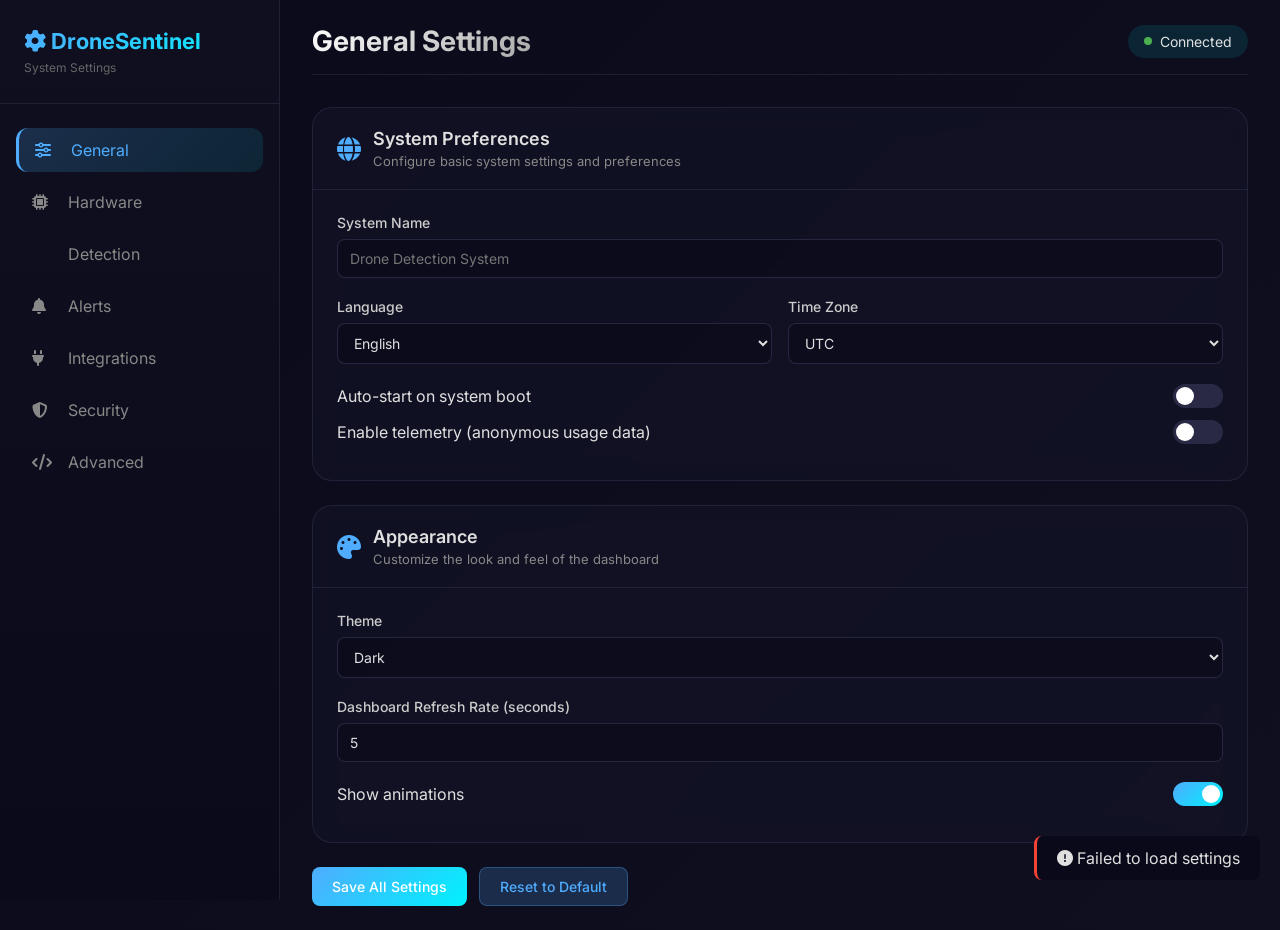
<file: ui/settings.html>
<!DOCTYPE html>
<html lang="en">
<head>
    <meta charset="UTF-8">
    <meta name="viewport" content="width=device-width, initial-scale=1.0, user-scalable=no">
    <title>Drone Detection System - Settings</title>
    
    <!-- Google Fonts -->
    <link href="https://fonts.googleapis.com/css2?family=Inter:wght@300;400;500;600;700;800&display=swap" rel="stylesheet">
    
    <!-- Font Awesome -->
    <link rel="stylesheet" href="https://cdnjs.cloudflare.com/ajax/libs/font-awesome/6.4.0/css/all.min.css">
    
    <!-- Custom CSS -->
    <style>
        * {
            margin: 0;
            padding: 0;
            box-sizing: border-box;
        }

        body {
            font-family: 'Inter', sans-serif;
            background: linear-gradient(135deg, #0a0a1a 0%, #0f0f1f 100%);
            color: #e0e0e0;
            min-height: 100vh;
        }

        /* Layout */
        .app-container {
            display: flex;
            min-height: 100vh;
        }

        /* Sidebar */
        .sidebar {
            width: 280px;
            background: linear-gradient(180deg, #0f0f1f 0%, #0a0a1a 100%);
            border-right: 1px solid rgba(100, 100, 150, 0.2);
            position: fixed;
            height: 100vh;
            overflow-y: auto;
            z-index: 100;
        }

        .logo {
            padding: 28px 24px;
            border-bottom: 1px solid rgba(100, 100, 150, 0.2);
        }

        .logo h1 {
            font-size: 22px;
            font-weight: 700;
            background: linear-gradient(135deg, #4facfe 0%, #00f2fe 100%);
            -webkit-background-clip: text;
            -webkit-text-fill-color: transparent;
        }

        .logo p {
            font-size: 12px;
            color: #666;
            margin-top: 6px;
        }

        .nav-menu {
            padding: 24px 16px;
        }

        .nav-item {
            display: flex;
            align-items: center;
            gap: 12px;
            padding: 12px 16px;
            margin-bottom: 8px;
            border-radius: 12px;
            color: #888;
            cursor: pointer;
            transition: all 0.3s ease;
        }

        .nav-item:hover {
            background: rgba(79, 172, 254, 0.1);
            color: #4facfe;
        }

        .nav-item.active {
            background: linear-gradient(135deg, rgba(79, 172, 254, 0.2), rgba(0, 242, 254, 0.1));
            color: #4facfe;
            border-left: 3px solid #4facfe;
        }

        .nav-item i {
            width: 24px;
        }

        /* Main Content */
        .main-content {
            flex: 1;
            margin-left: 280px;
            padding: 24px 32px;
        }

        /* Top Bar */
        .top-bar {
            display: flex;
            justify-content: space-between;
            align-items: center;
            margin-bottom: 32px;
            padding-bottom: 16px;
            border-bottom: 1px solid rgba(100, 100, 150, 0.2);
        }

        .page-title {
            font-size: 28px;
            font-weight: 700;
            background: linear-gradient(135deg, #fff 0%, #aaa 100%);
            -webkit-background-clip: text;
            -webkit-text-fill-color: transparent;
        }

        .status-badge {
            display: flex;
            align-items: center;
            gap: 8px;
            padding: 8px 16px;
            background: rgba(0, 242, 254, 0.1);
            border-radius: 20px;
            font-size: 14px;
        }

        .status-dot {
            width: 8px;
            height: 8px;
            border-radius: 50%;
            background: #4caf50;
            animation: pulse 2s infinite;
        }

        @keyframes pulse {
            0%, 100% { opacity: 1; }
            50% { opacity: 0.5; }
        }

        /* Settings Container */
        .settings-container {
            max-width: 1000px;
        }

        .settings-section {
            background: rgba(20, 20, 40, 0.6);
            backdrop-filter: blur(10px);
            border-radius: 20px;
            border: 1px solid rgba(100, 100, 150, 0.2);
            margin-bottom: 24px;
            overflow: hidden;
        }

        .section-header {
            padding: 20px 24px;
            border-bottom: 1px solid rgba(100, 100, 150, 0.2);
            display: flex;
            align-items: center;
            gap: 12px;
        }

        .section-header i {
            font-size: 24px;
            color: #4facfe;
        }

        .section-header h2 {
            font-size: 18px;
            font-weight: 600;
        }

        .section-header p {
            font-size: 13px;
            color: #888;
            margin-top: 4px;
        }

        .section-content {
            padding: 24px;
        }

        /* Form Groups */
        .form-group {
            margin-bottom: 20px;
        }

        .form-group label {
            display: block;
            margin-bottom: 8px;
            font-size: 14px;
            font-weight: 500;
            color: #ccc;
        }

        .form-group input, .form-group select, .form-group textarea {
            width: 100%;
            padding: 10px 12px;
            background: rgba(10, 10, 26, 0.6);
            border: 1px solid rgba(100, 100, 150, 0.3);
            border-radius: 8px;
            color: #e0e0e0;
            font-family: 'Inter', sans-serif;
            font-size: 14px;
            transition: all 0.3s;
        }

        .form-group input:focus, .form-group select:focus, .form-group textarea:focus {
            outline: none;
            border-color: #4facfe;
            box-shadow: 0 0 0 2px rgba(79, 172, 254, 0.2);
        }

        .form-group input[type="range"] {
            padding: 0;
        }

        .form-row {
            display: grid;
            grid-template-columns: repeat(auto-fit, minmax(200px, 1fr));
            gap: 16px;
        }

        /* Toggle Switch */
        .toggle-switch {
            position: relative;
            display: inline-block;
            width: 50px;
            height: 24px;
        }

        .toggle-switch input {
            opacity: 0;
            width: 0;
            height: 0;
        }

        .toggle-slider {
            position: absolute;
            cursor: pointer;
            top: 0;
            left: 0;
            right: 0;
            bottom: 0;
            background-color: rgba(100, 100, 150, 0.3);
            transition: 0.3s;
            border-radius: 24px;
        }

        .toggle-slider:before {
            position: absolute;
            content: "";
            height: 18px;
            width: 18px;
            left: 3px;
            bottom: 3px;
            background-color: white;
            transition: 0.3s;
            border-radius: 50%;
        }

        input:checked + .toggle-slider {
            background: linear-gradient(135deg, #4facfe, #00f2fe);
        }

        input:checked + .toggle-slider:before {
            transform: translateX(26px);
        }

        .toggle-label {
            display: flex;
            align-items: center;
            justify-content: space-between;
            margin-bottom: 12px;
        }

        /* Buttons */
        .btn {
            padding: 10px 20px;
            border-radius: 8px;
            font-size: 14px;
            font-weight: 500;
            cursor: pointer;
            transition: all 0.3s;
            border: none;
            font-family: 'Inter', sans-serif;
        }

        .btn-primary {
            background: linear-gradient(135deg, #4facfe, #00f2fe);
            color: #fff;
        }

        .btn-primary:hover {
            transform: translateY(-2px);
            box-shadow: 0 4px 12px rgba(79, 172, 254, 0.3);
        }

        .btn-secondary {
            background: rgba(79, 172, 254, 0.2);
            border: 1px solid rgba(79, 172, 254, 0.3);
            color: #4facfe;
        }

        .btn-secondary:hover {
            background: rgba(79, 172, 254, 0.3);
        }

        .btn-danger {
            background: rgba(244, 67, 54, 0.2);
            border: 1px solid rgba(244, 67, 54, 0.3);
            color: #ff6b6b;
        }

        .btn-danger:hover {
            background: rgba(244, 67, 54, 0.3);
        }

        .btn-group {
            display: flex;
            gap: 12px;
            margin-top: 24px;
        }

        /* Frequency Band List */
        .band-list {
            margin-top: 16px;
        }

        .band-item {
            display: flex;
            justify-content: space-between;
            align-items: center;
            padding: 12px;
            background: rgba(79, 172, 254, 0.05);
            border-radius: 8px;
            margin-bottom: 8px;
        }

        .band-info h4 {
            font-size: 14px;
            margin-bottom: 4px;
        }

        .band-info p {
            font-size: 12px;
            color: #888;
        }

        .band-actions {
            display: flex;
            gap: 8px;
        }

        .band-actions button {
            background: none;
            border: none;
            color: #888;
            cursor: pointer;
            transition: color 0.3s;
        }

        .band-actions button:hover {
            color: #4facfe;
        }

        /* Alert Rules List */
        .alert-rule-item {
            display: flex;
            justify-content: space-between;
            align-items: center;
            padding: 12px;
            background: rgba(79, 172, 254, 0.05);
            border-radius: 8px;
            margin-bottom: 8px;
        }

        .rule-info h4 {
            font-size: 14px;
            margin-bottom: 4px;
        }

        .rule-info p {
            font-size: 12px;
            color: #888;
        }

        .rule-badge {
            padding: 2px 8px;
            border-radius: 4px;
            font-size: 10px;
            font-weight: 600;
        }

        .rule-critical { background: rgba(244, 67, 54, 0.2); color: #ff6b6b; }
        .rule-high { background: rgba(255, 152, 0, 0.2); color: #ffa726; }
        .rule-normal { background: rgba(76, 175, 80, 0.2); color: #66bb6a; }

        /* Modal */
        .modal {
            display: none;
            position: fixed;
            top: 0;
            left: 0;
            right: 0;
            bottom: 0;
            background: rgba(0, 0, 0, 0.8);
            z-index: 1000;
            align-items: center;
            justify-content: center;
        }

        .modal.active {
            display: flex;
        }

        .modal-content {
            background: linear-gradient(135deg, #0f0f1f, #0a0a1a);
            border-radius: 20px;
            border: 1px solid rgba(100, 100, 150, 0.2);
            width: 90%;
            max-width: 500px;
            max-height: 90vh;
            overflow-y: auto;
        }

        .modal-header {
            padding: 20px 24px;
            border-bottom: 1px solid rgba(100, 100, 150, 0.2);
            display: flex;
            justify-content: space-between;
            align-items: center;
        }

        .modal-header h3 {
            font-size: 18px;
        }

        .modal-header i {
            cursor: pointer;
            color: #888;
            transition: color 0.3s;
        }

        .modal-header i:hover {
            color: #4facfe;
        }

        .modal-body {
            padding: 24px;
        }

        .modal-footer {
            padding: 20px 24px;
            border-top: 1px solid rgba(100, 100, 150, 0.2);
            display: flex;
            justify-content: flex-end;
            gap: 12px;
        }

        /* Toast Notification */
        .toast {
            position: fixed;
            bottom: 20px;
            right: 20px;
            background: rgba(10, 10, 26, 0.95);
            backdrop-filter: blur(10px);
            border-left: 3px solid #4caf50;
            padding: 12px 20px;
            border-radius: 8px;
            z-index: 2000;
            animation: slideIn 0.3s ease;
        }

        .toast.error {
            border-left-color: #f44336;
        }

        .toast.warning {
            border-left-color: #ff9800;
        }

        @keyframes slideIn {
            from {
                transform: translateX(100%);
                opacity: 0;
            }
            to {
                transform: translateX(0);
                opacity: 1;
            }
        }

        /* Loading Overlay */
        .loading-overlay {
            position: fixed;
            top: 0;
            left: 0;
            right: 0;
            bottom: 0;
            background: rgba(0, 0, 0, 0.8);
            display: flex;
            align-items: center;
            justify-content: center;
            z-index: 2000;
            display: none;
        }

        .spinner {
            width: 50px;
            height: 50px;
            border: 3px solid rgba(79, 172, 254, 0.3);
            border-top-color: #4facfe;
            border-radius: 50%;
            animation: spin 1s linear infinite;
        }

        @keyframes spin {
            to { transform: rotate(360deg); }
        }

        /* Responsive */
        @media (max-width: 768px) {
            .sidebar {
                transform: translateX(-100%);
                transition: transform 0.3s;
            }
            
            .sidebar.open {
                transform: translateX(0);
            }
            
            .main-content {
                margin-left: 0;
                padding: 16px;
            }
        }
    </style>
</head>
<body>
    <div class="loading-overlay" id="loadingOverlay">
        <div class="spinner"></div>
    </div>

    <div class="app-container">
        <!-- Sidebar -->
        <aside class="sidebar" id="sidebar">
            <div class="logo">
                <h1><i class="fas fa-cog"></i> DroneSentinel</h1>
                <p>System Settings</p>
            </div>
            
            <nav class="nav-menu">
                <div class="nav-item active" data-section="general">
                    <i class="fas fa-sliders-h"></i>
                    <span>General</span>
                </div>
                <div class="nav-item" data-section="hardware">
                    <i class="fas fa-microchip"></i>
                    <span>Hardware</span>
                </div>
                <div class="nav-item" data-section="detection">
                    <i class="fas fa-radar"></i>
                    <span>Detection</span>
                </div>
                <div class="nav-item" data-section="alerts">
                    <i class="fas fa-bell"></i>
                    <span>Alerts</span>
                </div>
                <div class="nav-item" data-section="integrations">
                    <i class="fas fa-plug"></i>
                    <span>Integrations</span>
                </div>
                <div class="nav-item" data-section="security">
                    <i class="fas fa-shield-alt"></i>
                    <span>Security</span>
                </div>
                <div class="nav-item" data-section="advanced">
                    <i class="fas fa-code"></i>
                    <span>Advanced</span>
                </div>
            </nav>
        </aside>

        <!-- Main Content -->
        <main class="main-content">
            <div class="top-bar">
                <h2 class="page-title" id="pageTitle">General Settings</h2>
                <div class="status-badge">
                    <span class="status-dot"></span>
                    <span id="connectionStatus">Connected</span>
                </div>
            </div>

            <div class="settings-container" id="settingsContainer">
                <!-- General Settings -->
                <div id="generalSection">
                    <div class="settings-section">
                        <div class="section-header">
                            <i class="fas fa-globe"></i>
                            <div>
                                <h2>System Preferences</h2>
                                <p>Configure basic system settings and preferences</p>
                            </div>
                        </div>
                        <div class="section-content">
                            <div class="form-group">
                                <label>System Name</label>
                                <input type="text" id="systemName" placeholder="Drone Detection System">
                            </div>
                            <div class="form-row">
                                <div class="form-group">
                                    <label>Language</label>
                                    <select id="language">
                                        <option value="en">English</option>
                                        <option value="es">Español</option>
                                        <option value="fr">Français</option>
                                        <option value="de">Deutsch</option>
                                        <option value="zh">中文</option>
                                    </select>
                                </div>
                                <div class="form-group">
                                    <label>Time Zone</label>
                                    <select id="timezone">
                                        <option value="UTC">UTC</option>
                                        <option value="America/New_York">Eastern Time</option>
                                        <option value="America/Chicago">Central Time</option>
                                        <option value="America/Denver">Mountain Time</option>
                                        <option value="America/Los_Angeles">Pacific Time</option>
                                        <option value="Europe/London">GMT</option>
                                        <option value="Europe/Berlin">CET</option>
                                        <option value="Asia/Tokyo">JST</option>
                                    </select>
                                </div>
                            </div>
                            <div class="toggle-label">
                                <span>Auto-start on system boot</span>
                                <label class="toggle-switch">
                                    <input type="checkbox" id="autoStart">
                                    <span class="toggle-slider"></span>
                                </label>
                            </div>
                            <div class="toggle-label">
                                <span>Enable telemetry (anonymous usage data)</span>
                                <label class="toggle-switch">
                                    <input type="checkbox" id="telemetry">
                                    <span class="toggle-slider"></span>
                                </label>
                            </div>
                        </div>
                    </div>

                    <div class="settings-section">
                        <div class="section-header">
                            <i class="fas fa-palette"></i>
                            <div>
                                <h2>Appearance</h2>
                                <p>Customize the look and feel of the dashboard</p>
                            </div>
                        </div>
                        <div class="section-content">
                            <div class="form-group">
                                <label>Theme</label>
                                <select id="theme">
                                    <option value="dark">Dark</option>
                                    <option value="light">Light</option>
                                    <option value="auto">Auto (System)</option>
                                </select>
                            </div>
                            <div class="form-group">
                                <label>Dashboard Refresh Rate (seconds)</label>
                                <input type="number" id="refreshRate" min="1" max="60" value="5">
                            </div>
                            <div class="toggle-label">
                                <span>Show animations</span>
                                <label class="toggle-switch">
                                    <input type="checkbox" id="animations" checked>
                                    <span class="toggle-slider"></span>
                                </label>
                            </div>
                        </div>
                    </div>
                </div>

                <!-- Hardware Settings -->
                <div id="hardwareSection" style="display: none;">
                    <div class="settings-section">
                        <div class="section-header">
                            <i class="fas fa-microchip"></i>
                            <div>
                                <h2>SDR Configuration</h2>
                                <p>Configure hardware device settings</p>
                            </div>
                        </div>
                        <div class="section-content">
                            <div class="form-group">
                                <label>Device Type</label>
                                <select id="deviceType">
                                    <option value="hackrf">HackRF One</option>
                                    <option value="rtlsdr">RTL-SDR</option>
                                    <option value="pluto">ADALM-PLUTO</option>
                                    <option value="mock">Mock (Testing)</option>
                                </select>
                            </div>
                            <div class="form-row">
                                <div class="form-group">
                                    <label>Sample Rate (MHz)</label>
                                    <input type="number" id="sampleRate" step="1" min="1" max="20" value="10">
                                </div>
                                <div class="form-group">
                                    <label>LNA Gain (dB)</label>
                                    <input type="range" id="lnaGain" min="0" max="40" step="8" value="16">
                                    <span id="lnaGainValue">16 dB</span>
                                </div>
                            </div>
                            <div class="form-row">
                                <div class="form-group">
                                    <label>VGA Gain (dB)</label>
                                    <input type="range" id="vgaGain" min="0" max="62" step="2" value="20">
                                    <span id="vgaGainValue">20 dB</span>
                                </div>
                                <div class="form-group">
                                    <label>RF Amplifier</label>
                                    <label class="toggle-switch" style="margin-top: 28px;">
                                        <input type="checkbox" id="ampEnable">
                                        <span class="toggle-slider"></span>
                                    </label>
                                </div>
                            </div>
                            <div class="btn-group">
                                <button class="btn btn-primary" id="testHardware">Test Connection</button>
                                <button class="btn btn-secondary" id="applyHardware">Apply Settings</button>
                            </div>
                        </div>
                    </div>

                    <div class="settings-section">
                        <div class="section-header">
                            <i class="fas fa-wifi"></i>
                            <div>
                                <h2>Antenna Configuration</h2>
                                <p>Configure connected antennas</p>
                            </div>
                        </div>
                        <div class="section-content">
                            <div class="band-list" id="antennaList">
                                <!-- Antenna list will be populated here -->
                            </div>
                            <button class="btn btn-secondary" id="addAntennaBtn" style="margin-top: 16px;">
                                <i class="fas fa-plus"></i> Add Antenna
                            </button>
                        </div>
                    </div>
                </div>

                <!-- Detection Settings -->
                <div id="detectionSection" style="display: none;">
                    <div class="settings-section">
                        <div class="section-header">
                            <i class="fas fa-radar"></i>
                            <div>
                                <h2>Detection Parameters</h2>
                                <p>Configure detection sensitivity and thresholds</p>
                            </div>
                        </div>
                        <div class="section-content">
                            <div class="form-group">
                                <label>Confidence Threshold (%)</label>
                                <input type="range" id="confidenceThreshold" min="0" max="100" value="70">
                                <span id="confidenceValue">70%</span>
                            </div>
                            <div class="form-group">
                                <label>Signal-to-Noise Ratio (SNR) Threshold (dB)</label>
                                <input type="range" id="snrThreshold" min="0" max="30" value="6">
                                <span id="snrValue">6 dB</span>
                            </div>
                            <div class="form-group">
                                <label>Minimum Detection Duration (ms)</label>
                                <input type="number" id="minDuration" min="0" max="5000" step="100" value="500">
                            </div>
                            <div class="toggle-label">
                                <span>Enable machine learning classification</span>
                                <label class="toggle-switch">
                                    <input type="checkbox" id="mlEnabled" checked>
                                    <span class="toggle-slider"></span>
                                </label>
                            </div>
                            <div class="toggle-label">
                                <span>Enable Remote ID decoding</span>
                                <label class="toggle-switch">
                                    <input type="checkbox" id="remoteIdEnabled" checked>
                                    <span class="toggle-slider"></span>
                                </label>
                            </div>
                        </div>
                    </div>

                    <div class="settings-section">
                        <div class="section-header">
                            <i class="fas fa-chart-line"></i>
                            <div>
                                <h2>Frequency Bands</h2>
                                <p>Configure frequency bands to scan</p>
                            </div>
                        </div>
                        <div class="section-content">
                            <div class="band-list" id="frequencyBandList">
                                <!-- Frequency bands will be populated here -->
                            </div>
                            <button class="btn btn-secondary" id="addBandBtn" style="margin-top: 16px;">
                                <i class="fas fa-plus"></i> Add Band
                            </button>
                        </div>
                    </div>
                </div>

                <!-- Alert Settings -->
                <div id="alertsSection" style="display: none;">
                    <div class="settings-section">
                        <div class="section-header">
                            <i class="fas fa-bell"></i>
                            <div>
                                <h2>Notification Channels</h2>
                                <p>Configure alert notification methods</p>
                            </div>
                        </div>
                        <div class="section-content">
                            <div class="toggle-label">
                                <span>Email Notifications</span>
                                <label class="toggle-switch">
                                    <input type="checkbox" id="emailEnabled">
                                    <span class="toggle-slider"></span>
                                </label>
                            </div>
                            <div class="form-group" id="emailSettings" style="display: none;">
                                <label>SMTP Server</label>
                                <input type="text" id="smtpServer" placeholder="smtp.gmail.com">
                                <label>Port</label>
                                <input type="number" id="smtpPort" value="587">
                                <label>Username</label>
                                <input type="text" id="smtpUsername">
                                <label>Password</label>
                                <input type="password" id="smtpPassword">
                                <label>Recipient Emails</label>
                                <input type="text" id="recipientEmails" placeholder="admin@example.com, security@example.com">
                            </div>

                            <div class="toggle-label">
                                <span>SMS Notifications</span>
                                <label class="toggle-switch">
                                    <input type="checkbox" id="smsEnabled">
                                    <span class="toggle-slider"></span>
                                </label>
                            </div>
                            <div class="form-group" id="smsSettings" style="display: none;">
                                <label>Twilio Account SID</label>
                                <input type="text" id="twilioSid">
                                <label>Twilio Auth Token</label>
                                <input type="password" id="twilioToken">
                                <label>Twilio Phone Number</label>
                                <input type="text" id="twilioPhone">
                                <label>Recipient Phone Numbers</label>
                                <input type="text" id="recipientPhones" placeholder="+1234567890, +1987654321">
                            </div>

                            <div class="toggle-label">
                                <span>Webhook Notifications</span>
                                <label class="toggle-switch">
                                    <input type="checkbox" id="webhookEnabled">
                                    <span class="toggle-slider"></span>
                                </label>
                            </div>
                            <div class="form-group" id="webhookSettings" style="display: none;">
                                <label>Webhook URL</label>
                                <input type="url" id="webhookUrl" placeholder="https://your-server.com/webhook">
                            </div>
                        </div>
                    </div>

                    <div class="settings-section">
                        <div class="section-header">
                            <i class="fas fa-exclamation-triangle"></i>
                            <div>
                                <h2>Alert Rules</h2>
                                <p>Configure alert triggering rules</p>
                            </div>
                        </div>
                        <div class="section-content">
                            <div class="alert-rule-list" id="alertRuleList">
                                <!-- Alert rules will be populated here -->
                            </div>
                            <button class="btn btn-secondary" id="addRuleBtn" style="margin-top: 16px;">
                                <i class="fas fa-plus"></i> Add Rule
                            </button>
                        </div>
                    </div>
                </div>

                <!-- Integrations Settings -->
                <div id="integrationsSection" style="display: none;">
                    <div class="settings-section">
                        <div class="section-header">
                            <i class="fas fa-cloud-upload-alt"></i>
                            <div>
                                <h2>External Services</h2>
                                <p>Configure third-party integrations</p>
                            </div>
                        </div>
                        <div class="section-content">
                            <div class="toggle-label">
                                <span>ADS-B Exchange Integration</span>
                                <label class="toggle-switch">
                                    <input type="checkbox" id="adsbEnabled">
                                    <span class="toggle-slider"></span>
                                </label>
                            </div>
                            <div class="toggle-label">
                                <span>FlightRadar24 Integration</span>
                                <label class="toggle-switch">
                                    <input type="checkbox" id="fr24Enabled">
                                    <span class="toggle-slider"></span>
                                </label>
                            </div>
                            <div class="form-group">
                                <label>API Key</label>
                                <input type="password" id="fr24ApiKey">
                            </div>

                            <div class="toggle-label">
                                <span>Google Maps API</span>
                                <label class="toggle-switch">
                                    <input type="checkbox" id="googleMapsEnabled">
                                    <span class="toggle-slider"></span>
                                </label>
                            </div>
                            <div class="form-group">
                                <label>Google Maps API Key</label>
                                <input type="password" id="googleMapsKey">
                            </div>
                        </div>
                    </div>
                </div>

                <!-- Security Settings -->
                <div id="securitySection" style="display: none;">
                    <div class="settings-section">
                        <div class="section-header">
                            <i class="fas fa-user-shield"></i>
                            <div>
                                <h2>Authentication</h2>
                                <p>Configure security and access control</p>
                            </div>
                        </div>
                        <div class="section-content">
                            <div class="toggle-label">
                                <span>Require authentication for API access</span>
                                <label class="toggle-switch">
                                    <input type="checkbox" id="apiAuth" checked>
                                    <span class="toggle-slider"></span>
                                </label>
                            </div>
                            <div class="form-group">
                                <label>Session Timeout (minutes)</label>
                                <input type="number" id="sessionTimeout" min="5" max="1440" value="30">
                            </div>
                            <div class="form-group">
                                <label>API Rate Limit (requests per minute)</label>
                                <input type="number" id="rateLimit" min="10" max="1000" value="60">
                            </div>
                            <button class="btn btn-secondary" id="changePasswordBtn">Change Password</button>
                        </div>
                    </div>

                    <div class="settings-section">
                        <div class="section-header">
                            <i class="fas fa-database"></i>
                            <div>
                                <h2>Data Management</h2>
                                <p>Configure data retention and backup</p>
                            </div>
                        </div>
                        <div class="section-content">
                            <div class="form-group">
                                <label>Data Retention Period (days)</label>
                                <input type="number" id="retentionDays" min="1" max="365" value="30">
                            </div>
                            <div class="toggle-label">
                                <span>Auto-backup enabled</span>
                                <label class="toggle-switch">
                                    <input type="checkbox" id="autoBackup">
                                    <span class="toggle-slider"></span>
                                </label>
                            </div>
                            <div class="btn-group">
                                <button class="btn btn-secondary" id="backupNowBtn">Backup Now</button>
                                <button class="btn btn-danger" id="clearDataBtn">Clear All Data</button>
                            </div>
                        </div>
                    </div>
                </div>

                <!-- Advanced Settings -->
                <div id="advancedSection" style="display: none;">
                    <div class="settings-section">
                        <div class="section-header">
                            <i class="fas fa-terminal"></i>
                            <div>
                                <h2>Logging & Debug</h2>
                                <p>Configure logging and debug options</p>
                            </div>
                        </div>
                        <div class="section-content">
                            <div class="form-group">
                                <label>Log Level</label>
                                <select id="logLevel">
                                    <option value="debug">Debug</option>
                                    <option value="info" selected>Info</option>
                                    <option value="warning">Warning</option>
                                    <option value="error">Error</option>
                                </select>
                            </div>
                            <div class="toggle-label">
                                <span>Enable debug mode</span>
                                <label class="toggle-switch">
                                    <input type="checkbox" id="debugMode">
                                    <span class="toggle-slider"></span>
                                </label>
                            </div>
                            <div class="btn-group">
                                <button class="btn btn-secondary" id="exportLogsBtn">Export Logs</button>
                                <button class="btn btn-danger" id="clearLogsBtn">Clear Logs</button>
                            </div>
                        </div>
                    </div>

                    <div class="settings-section">
                        <div class="section-header">
                            <i class="fas fa-sync-alt"></i>
                            <div>
                                <h2>System</h2>
                                <p>System management options</p>
                            </div>
                        </div>
                        <div class="section-content">
                            <div class="btn-group">
                                <button class="btn btn-warning" id="restartServiceBtn">Restart Service</button>
                                <button class="btn btn-danger" id="factoryResetBtn">Factory Reset</button>
                            </div>
                            <div style="margin-top: 16px;">
                                <p><strong>Version:</strong> <span id="version">2.0.0</span></p>
                                <p><strong>Build Date:</strong> <span id="buildDate">2024-01-15</span></p>
                            </div>
                        </div>
                    </div>
                </div>

                <!-- Action Buttons -->
                <div class="btn-group" style="margin-top: 24px;">
                    <button class="btn btn-primary" id="saveSettings">Save All Settings</button>
                    <button class="btn btn-secondary" id="resetSettings">Reset to Default</button>
                </div>
            </div>
        </main>
    </div>

    <!-- Add Antenna Modal -->
    <div id="antennaModal" class="modal">
        <div class="modal-content">
            <div class="modal-header">
                <h3>Add Antenna</h3>
                <i class="fas fa-times" onclick="closeModal('antennaModal')"></i>
            </div>
            <div class="modal-body">
                <div class="form-group">
                    <label>Name</label>
                    <input type="text" id="antennaName" placeholder="2.4 GHz Omni">
                </div>
                <div class="form-group">
                    <label>Type</label>
                    <select id="antennaType">
                        <option value="omnidirectional">Omnidirectional</option>
                        <option value="directional">Directional</option>
                        <option value="yagi">Yagi</option>
                        <option value="patch">Patch</option>
                    </select>
                </div>
                <div class="form-group">
                    <label>Frequency Range (MHz)</label>
                    <input type="text" id="antennaFreq" placeholder="2400-2500">
                </div>
                <div class="form-group">
                    <label>Gain (dBi)</label>
                    <input type="number" id="antennaGain" step="0.5" value="3.0">
                </div>
                <div class="form-group">
                    <label>Port</label>
                    <select id="antennaPort">
                        <option value="1">Port 1</option><option value="2">Port 2</option>
                        <option value="3">Port 3</option><option value="4">Port 4</option>
                    </select>
                </div>
            </div>
            <div class="modal-footer">
                <button class="btn btn-secondary" onclick="closeModal('antennaModal')">Cancel</button>
                <button class="btn btn-primary" id="saveAntennaBtn">Save</button>
            </div>
        </div>
    </div>

    <!-- Add Band Modal -->
    <div id="bandModal" class="modal">
        <div class="modal-content">
            <div class="modal-header">
                <h3>Add Frequency Band</h3>
                <i class="fas fa-times" onclick="closeModal('bandModal')"></i>
            </div>
            <div class="modal-body">
                <div class="form-group">
                    <label>Band Name</label>
                    <input type="text" id="bandName" placeholder="2.4 GHz ISM">
                </div>
                <div class="form-row">
                    <div class="form-group">
                        <label>Start Frequency (MHz)</label>
                        <input type="number" id="bandStart" value="2400">
                    </div>
                    <div class="form-group">
                        <label>End Frequency (MHz)</label>
                        <input type="number" id="bandEnd" value="2483">
                    </div>
                </div>
                <div class="form-group">
                    <label>Priority</label>
                    <select id="bandPriority">
                        <option value="high">High</option>
                        <option value="normal" selected>Normal</option>
                        <option value="low">Low</option>
                    </select>
                </div>
            </div>
            <div class="modal-footer">
                <button class="btn btn-secondary" onclick="closeModal('bandModal')">Cancel</button>
                <button class="btn btn-primary" id="saveBandBtn">Save</button>
            </div>
        </div>
    </div>

    <script>
        // API Configuration
        const API_URL = 'http://localhost:8000/api';
        
        // Global variables
        let currentSection = 'general';
        
        // Initialize
        document.addEventListener('DOMContentLoaded', function() {
            initNavigation();
            loadSettings();
            initEventListeners();
            initToggleHandlers();
            loadFrequencyBands();
            loadAlertRules();
            loadAntennas();
        });
        
        // Navigation
        function initNavigation() {
            const navItems = document.querySelectorAll('.nav-item');
            navItems.forEach(item => {
                item.addEventListener('click', function() {
                    navItems.forEach(nav => nav.classList.remove('active'));
                    this.classList.add('active');
                    
                    const section = this.dataset.section;
                    showSection(section);
                    
                    const titles = {
                        general: 'General Settings',
                        hardware: 'Hardware Settings',
                        detection: 'Detection Settings',
                        alerts: 'Alert Settings',
                        integrations: 'Integration Settings',
                        security: 'Security Settings',
                        advanced: 'Advanced Settings'
                    };
                    document.getElementById('pageTitle').innerText = titles[section] || 'Settings';
                });
            });
        }
        
        function showSection(section) {
            const sections = ['general', 'hardware', 'detection', 'alerts', 'integrations', 'security', 'advanced'];
            sections.forEach(s => {
                const el = document.getElementById(s + 'Section');
                if (el) el.style.display = 'none';
            });
            
            const activeSection = document.getElementById(section + 'Section');
            if (activeSection) activeSection.style.display = 'block';
            currentSection = section;
        }
        
        // Load/Save Settings
        async function loadSettings() {
            showLoading(true);
            try {
                const response = await fetch(`${API_URL}/config/system`);
                const data = await response.json();
                if (data.success && data.data) {
                    populateSettings(data.data);
                }
            } catch (error) {
                console.error('Error loading settings:', error);
                showToast('Failed to load settings', 'error');
            } finally {
                showLoading(false);
            }
        }
        
        function populateSettings(settings) {
            // General
            if (settings.system_name) document.getElementById('systemName').value = settings.system_name;
            if (settings.language) document.getElementById('language').value = settings.language;
            if (settings.timezone) document.getElementById('timezone').value = settings.timezone;
            if (settings.auto_start) document.getElementById('autoStart').checked = settings.auto_start;
            if (settings.theme) document.getElementById('theme').value = settings.theme;
            if (settings.refresh_rate) document.getElementById('refreshRate').value = settings.refresh_rate;
            
            // Hardware
            if (settings.device_type) document.getElementById('deviceType').value = settings.device_type;
            if (settings.sample_rate) document.getElementById('sampleRate').value = settings.sample_rate / 1e6;
            if (settings.lna_gain) document.getElementById('lnaGain').value = settings.lna_gain;
            if (settings.vga_gain) document.getElementById('vgaGain').value = settings.vga_gain;
            updateGainValues();
            
            // Detection
            if (settings.confidence_threshold) {
                document.getElementById('confidenceThreshold').value = settings.confidence_threshold * 100;
                document.getElementById('confidenceValue').innerText = `${settings.confidence_threshold * 100}%`;
            }
            if (settings.snr_threshold) {
                document.getElementById('snrThreshold').value = settings.snr_threshold;
                document.getElementById('snrValue').innerText = `${settings.snr_threshold} dB`;
            }
            if (settings.ml_enabled !== undefined) document.getElementById('mlEnabled').checked = settings.ml_enabled;
            if (settings.remote_id_enabled !== undefined) document.getElementById('remoteIdEnabled').checked = settings.remote_id_enabled;
            
            // Security
            if (settings.session_timeout) document.getElementById('sessionTimeout').value = settings.session_timeout;
            if (settings.rate_limit) document.getElementById('rateLimit').value = settings.rate_limit;
            if (settings.retention_days) document.getElementById('retentionDays').value = settings.retention_days;
        }
        
        async function saveSettings() {
            showLoading(true);
            const settings = collectSettings();
            try {
                const response = await fetch(`${API_URL}/config/system`, {
                    method: 'POST',
                    headers: { 'Content-Type': 'application/json' },
                    body: JSON.stringify(settings)
                });
                const data = await response.json();
                if (data.success) {
                    showToast('Settings saved successfully', 'success');
                } else {
                    showToast('Failed to save settings', 'error');
                }
            } catch (error) {
                console.error('Error saving settings:', error);
                showToast('Error saving settings', 'error');
            } finally {
                showLoading(false);
            }
        }
        
        function collectSettings() {
            return {
                system_name: document.getElementById('systemName').value,
                language: document.getElementById('language').value,
                timezone: document.getElementById('timezone').value,
                auto_start: document.getElementById('autoStart').checked,
                telemetry: document.getElementById('telemetry').checked,
                theme: document.getElementById('theme').value,
                refresh_rate: parseInt(document.getElementById('refreshRate').value),
                animations: document.getElementById('animations').checked,
                device_type: document.getElementById('deviceType').value,
                sample_rate: parseFloat(document.getElementById('sampleRate').value) * 1e6,
                lna_gain: parseInt(document.getElementById('lnaGain').value),
                vga_gain: parseInt(document.getElementById('vgaGain').value),
                amp_enable: document.getElementById('ampEnable').checked,
                confidence_threshold: parseInt(document.getElementById('confidenceThreshold').value) / 100,
                snr_threshold: parseInt(document.getElementById('snrThreshold').value),
                min_duration_ms: parseInt(document.getElementById('minDuration').value),
                ml_enabled: document.getElementById('mlEnabled').checked,
                remote_id_enabled: document.getElementById('remoteIdEnabled').checked,
                email_enabled: document.getElementById('emailEnabled').checked,
                sms_enabled: document.getElementById('smsEnabled').checked,
                webhook_enabled: document.getElementById('webhookEnabled').checked,
                session_timeout: parseInt(document.getElementById('sessionTimeout').value),
                rate_limit: parseInt(document.getElementById('rateLimit').value),
                retention_days: parseInt(document.getElementById('retentionDays').value),
                auto_backup: document.getElementById('autoBackup').checked,
                log_level: document.getElementById('logLevel').value,
                debug_mode: document.getElementById('debugMode').checked
            };
        }
        
        // Frequency Bands Management
        async function loadFrequencyBands() {
            try {
                const response = await fetch(`${API_URL}/config/frequency-bands`);
                const data = await response.json();
                if (data.success && data.data) {
                    renderFrequencyBands(data.data);
                }
            } catch (error) {
                console.error('Error loading bands:', error);
            }
        }
        
        function renderFrequencyBands(bands) {
            const container = document.getElementById('frequencyBandList');
            if (!container) return;
            
            if (!bands || bands.length === 0) {
                container.innerHTML = '<div style="text-align: center; padding: 20px; color: #888;">No frequency bands configured</div>';
                return;
            }
            
            container.innerHTML = bands.map(band => `
                <div class="band-item">
                    <div class="band-info">
                        <h4>${band.name}</h4>
                        <p>${band.start_freq / 1e6} - ${band.end_freq / 1e6} MHz | Priority: ${band.priority}</p>
                    </div>
                    <div class="band-actions">
                        <button onclick="editBand('${band.id}')"><i class="fas fa-edit"></i></button>
                        <button onclick="deleteBand('${band.id}')"><i class="fas fa-trash"></i></button>
                    </div>
                </div>
            `).join('');
        }
        
        // Alert Rules Management
        async function loadAlertRules() {
            try {
                const response = await fetch(`${API_URL}/config/alert-rules`);
                const data = await response.json();
                if (data.success && data.data) {
                    renderAlertRules(data.data);
                }
            } catch (error) {
                console.error('Error loading alert rules:', error);
            }
        }
        
        function renderAlertRules(rules) {
            const container = document.getElementById('alertRuleList');
            if (!container) return;
            
            if (!rules || rules.length === 0) {
                container.innerHTML = '<div style="text-align: center; padding: 20px; color: #888;">No alert rules configured</div>';
                return;
            }
            
            container.innerHTML = rules.map(rule => `
                <div class="alert-rule-item">
                    <div>
                        <h4>${rule.name}</h4>
                        <p>${rule.description || ''}</p>
                    </div>
                    <div>
                        <span class="rule-badge rule-${rule.severity.toLowerCase()}">${rule.severity}</span>
                        <button onclick="editRule('${rule.id}')" style="background: none; border: none; color: #888; margin-left: 8px; cursor: pointer;">
                            <i class="fas fa-edit"></i>
                        </button>
                    </div>
                </div>
            `).join('');
        }
        
        // Antennas Management
        async function loadAntennas() {
            try {
                const response = await fetch(`${API_URL}/hardware/antennas`);
                const data = await response.json();
                if (data.success && data.data) {
                    renderAntennas(data.data);
                }
            } catch (error) {
                console.error('Error loading antennas:', error);
            }
        }
        
        function renderAntennas(antennas) {
            const container = document.getElementById('antennaList');
            if (!container) return;
            
            if (!antennas || antennas.length === 0) {
                container.innerHTML = '<div style="text-align: center; padding: 20px; color: #888;">No antennas configured</div>';
                return;
            }
            
            container.innerHTML = antennas.map(antenna => `
                <div class="band-item">
                    <div class="band-info">
                        <h4>${antenna.name}</h4>
                        <p>${antenna.type} | ${antenna.freq_min/1e6}-${antenna.freq_max/1e6} MHz | ${antenna.gain} dBi</p>
                    </div>
                    <div class="band-actions">
                        <button onclick="editAntenna('${antenna.id}')"><i class="fas fa-edit"></i></button>
                        <button onclick="deleteAntenna('${antenna.id}')"><i class="fas fa-trash"></i></button>
                    </div>
                </div>
            `).join('');
        }
        
        // Event Listeners
        function initEventListeners() {
            // Gain sliders
            document.getElementById('lnaGain').addEventListener('input', updateGainValues);
            document.getElementById('vgaGain').addEventListener('input', updateGainValues);
            
            // Threshold sliders
            document.getElementById('confidenceThreshold').addEventListener('input', (e) => {
                document.getElementById('confidenceValue').innerText = `${e.target.value}%`;
            });
            document.getElementById('snrThreshold').addEventListener('input', (e) => {
                document.getElementById('snrValue').innerText = `${e.target.value} dB`;
            });
            
            // Save/Cancel buttons
            document.getElementById('saveSettings').addEventListener('click', saveSettings);
            document.getElementById('resetSettings').addEventListener('click', resetSettings);
            document.getElementById('testHardware').addEventListener('click', testHardware);
            document.getElementById('applyHardware').addEventListener('click', applyHardwareSettings);
            document.getElementById('backupNowBtn').addEventListener('click', backupData);
            document.getElementById('clearDataBtn').addEventListener('click', clearData);
            document.getElementById('exportLogsBtn').addEventListener('click', exportLogs);
            document.getElementById('clearLogsBtn').addEventListener('click', clearLogs);
            document.getElementById('restartServiceBtn').addEventListener('click', restartService);
            document.getElementById('factoryResetBtn').addEventListener('click', factoryReset);
            document.getElementById('changePasswordBtn').addEventListener('click', changePassword);
            
            // Modal buttons
            document.getElementById('addAntennaBtn').addEventListener('click', () => openModal('antennaModal'));
            document.getElementById('addBandBtn').addEventListener('click', () => openModal('bandModal'));
            document.getElementById('saveAntennaBtn').addEventListener('click', saveAntenna);
            document.getElementById('saveBandBtn').addEventListener('click', saveBand);
            document.getElementById('addRuleBtn').addEventListener('click', addAlertRule);
            
            // Toggle handlers
            document.getElementById('emailEnabled').addEventListener('change', (e) => {
                document.getElementById('emailSettings').style.display = e.target.checked ? 'block' : 'none';
            });
            document.getElementById('smsEnabled').addEventListener('change', (e) => {
                document.getElementById('smsSettings').style.display = e.target.checked ? 'block' : 'none';
            });
            document.getElementById('webhookEnabled').addEventListener('change', (e) => {
                document.getElementById('webhookSettings').style.display = e.target.checked ? 'block' : 'none';
            });
        }
        
        function initToggleHandlers() {
            // Initialize visibility
            document.getElementById('emailSettings').style.display = document.getElementById('emailEnabled').checked ? 'block' : 'none';
            document.getElementById('smsSettings').style.display = document.getElementById('smsEnabled').checked ? 'block' : 'none';
            document.getElementById('webhookSettings').style.display = document.getElementById('webhookEnabled').checked ? 'block' : 'none';
        }
        
        function updateGainValues() {
            document.getElementById('lnaGainValue').innerText = `${document.getElementById('lnaGain').value} dB`;
            document.getElementById('vgaGainValue').innerText = `${document.getElementById('vgaGain').value} dB`;
        }
        
        // Actions
        async function testHardware() {
            showLoading(true);
            try {
                const response = await fetch(`${API_URL}/hardware/test`);
                const data = await response.json();
                if (data.success) {
                    showToast('Hardware connection successful', 'success');
                } else {
                    showToast('Hardware connection failed', 'error');
                }
            } catch (error) {
                showToast('Hardware test failed', 'error');
            } finally {
                showLoading(false);
            }
        }
        
        async function applyHardwareSettings() {
            showLoading(true);
            try {
                const settings = {
                    device_type: document.getElementById('deviceType').value,
                    sample_rate: parseFloat(document.getElementById('sampleRate').value) * 1e6,
                    lna_gain: parseInt(document.getElementById('lnaGain').value),
                    vga_gain: parseInt(document.getElementById('vgaGain').value),
                    amp_enable: document.getElementById('ampEnable').checked
                };
                const response = await fetch(`${API_URL}/hardware/configure`, {
                    method: 'POST',
                    headers: { 'Content-Type': 'application/json' },
                    body: JSON.stringify(settings)
                });
                const data = await response.json();
                if (data.success) {
                    showToast('Hardware settings applied', 'success');
                } else {
                    showToast('Failed to apply hardware settings', 'error');
                }
            } catch (error) {
                showToast('Error applying settings', 'error');
            } finally {
                showLoading(false);
            }
        }
        
        async function backupData() {
            showLoading(true);
            try {
                const response = await fetch(`${API_URL}/system/backup`);
                const data = await response.json();
                if (data.success && data.data.download_url) {
                    window.open(data.data.download_url, '_blank');
                    showToast('Backup created', 'success');
                }
            } catch (error) {
                showToast('Backup failed', 'error');
            } finally {
                showLoading(false);
            }
        }
        
        async function clearData() {
            if (confirm('WARNING: This will delete all detection data. This action cannot be undone. Continue?')) {
                showLoading(true);
                try {
                    const response = await fetch(`${API_URL}/system/data`, { method: 'DELETE' });
                    const data = await response.json();
                    if (data.success) {
                        showToast('Data cleared successfully', 'success');
                    }
                } catch (error) {
                    showToast('Failed to clear data', 'error');
                } finally {
                    showLoading(false);
                }
            }
        }
        
        async function exportLogs() {
            try {
                const response = await fetch(`${API_URL}/system/logs/export`);
                const blob = await response.blob();
                const url = URL.createObjectURL(blob);
                const a = document.createElement('a');
                a.href = url;
                a.download = `logs_${new Date().toISOString()}.zip`;
                a.click();
                URL.revokeObjectURL(url);
                showToast('Logs exported', 'success');
            } catch (error) {
                showToast('Export failed', 'error');
            }
        }
        
        async function clearLogs() {
            if (confirm('Clear all system logs?')) {
                try {
                    const response = await fetch(`${API_URL}/system/logs`, { method: 'DELETE' });
                    const data = await response.json();
                    if (data.success) {
                        showToast('Logs cleared', 'success');
                    }
                } catch (error) {
                    showToast('Failed to clear logs', 'error');
                }
            }
        }
        
        async function restartService() {
            if (confirm('Restart the detection service? This may take a few seconds.')) {
                showLoading(true);
                try {
                    const response = await fetch(`${API_URL}/system/restart`, { method: 'POST' });
                    const data = await response.json();
                    if (data.success) {
                        showToast('Service restarting...', 'success');
                        setTimeout(() => location.reload(), 3000);
                    }
                } catch (error) {
                    showToast('Restart failed', 'error');
                    showLoading(false);
                }
            }
        }
        
        async function factoryReset() {
            if (confirm('WARNING: Factory reset will erase all settings and data. This cannot be undone. Continue?')) {
                if (confirm('ARE YOU ABSOLUTELY SURE? Type "RESET" to confirm.')) {
                    const confirmation = prompt('Type "RESET" to confirm factory reset');
                    if (confirmation === 'RESET') {
                        showLoading(true);
                        try {
                            const response = await fetch(`${API_URL}/system/factory-reset`, { method: 'POST' });
                            const data = await response.json();
                            if (data.success) {
                                showToast('Factory reset complete. Reloading...', 'success');
                                setTimeout(() => location.reload(), 2000);
                            }
                        } catch (error) {
                            showToast('Factory reset failed', 'error');
                            showLoading(false);
                        }
                    }
                }
            }
        }
        
        function changePassword() {
            alert('Change password functionality - would integrate with auth API');
        }
        
        function resetSettings() {
            if (confirm('Reset all settings to default values?')) {
                // Reset form elements to default values
                document.getElementById('systemName').value = 'Drone Detection System';
                document.getElementById('confidenceThreshold').value = 70;
                document.getElementById('confidenceValue').innerText = '70%';
                document.getElementById('snrThreshold').value = 6;
                document.getElementById('snrValue').innerHTML = '6 dB';
                showToast('Settings reset to default', 'success');
            }
        }
        
        // Modal Functions
        function openModal(modalId) {
            document.getElementById(modalId).classList.add('active');
        }
        
        function closeModal(modalId) {
            document.getElementById(modalId).classList.remove('active');
        }
        
        function saveAntenna() {
            const antenna = {
                name: document.getElementById('antennaName').value,
                type: document.getElementById('antennaType').value,
                freq_range: document.getElementById('antennaFreq').value,
                gain: parseFloat(document.getElementById('antennaGain').value),
                port: parseInt(document.getElementById('antennaPort').value)
            };
            console.log('Save antenna:', antenna);
            closeModal('antennaModal');
            showToast('Antenna added', 'success');
            loadAntennas();
        }
        
        function saveBand() {
            const band = {
                name: document.getElementById('bandName').value,
                start_freq: parseFloat(document.getElementById('bandStart').value) * 1e6,
                end_freq: parseFloat(document.getElementById('bandEnd').value) * 1e6,
                priority: document.getElementById('bandPriority').value
            };
            console.log('Save band:', band);
            closeModal('bandModal');
            showToast('Frequency band added', 'success');
            loadFrequencyBands();
        }
        
        function addAlertRule() {
            alert('Add alert rule functionality');
        }
        
        // Toast Notification
        function showToast(message, type = 'info') {
            const toast = document.createElement('div');
            toast.className = `toast ${type}`;
            toast.innerHTML = `<i class="fas ${type === 'success' ? 'fa-check-circle' : type === 'error' ? 'fa-exclamation-circle' : 'fa-info-circle'}"></i> ${message}`;
            document.body.appendChild(toast);
            setTimeout(() => toast.remove(), 3000);
        }
        
        function showLoading(show) {
            document.getElementById('loadingOverlay').style.display = show ? 'flex' : 'none';
        }
        
        // Expose functions to global scope
        window.editBand = (id) => alert(`Edit band ${id}`);
        window.deleteBand = (id) => {
            if (confirm('Delete this frequency band?')) {
                alert(`Delete band ${id}`);
                loadFrequencyBands();
            }
        };
        window.editRule = (id) => alert(`Edit rule ${id}`);
        window.editAntenna = (id) => alert(`Edit antenna ${id}`);
        window.deleteAntenna = (id) => {
            if (confirm('Delete this antenna?')) {
                alert(`Delete antenna ${id}`);
                loadAntennas();
            }
        };
        window.closeModal = closeModal;
    </script>
</body>
</html>
</file>
